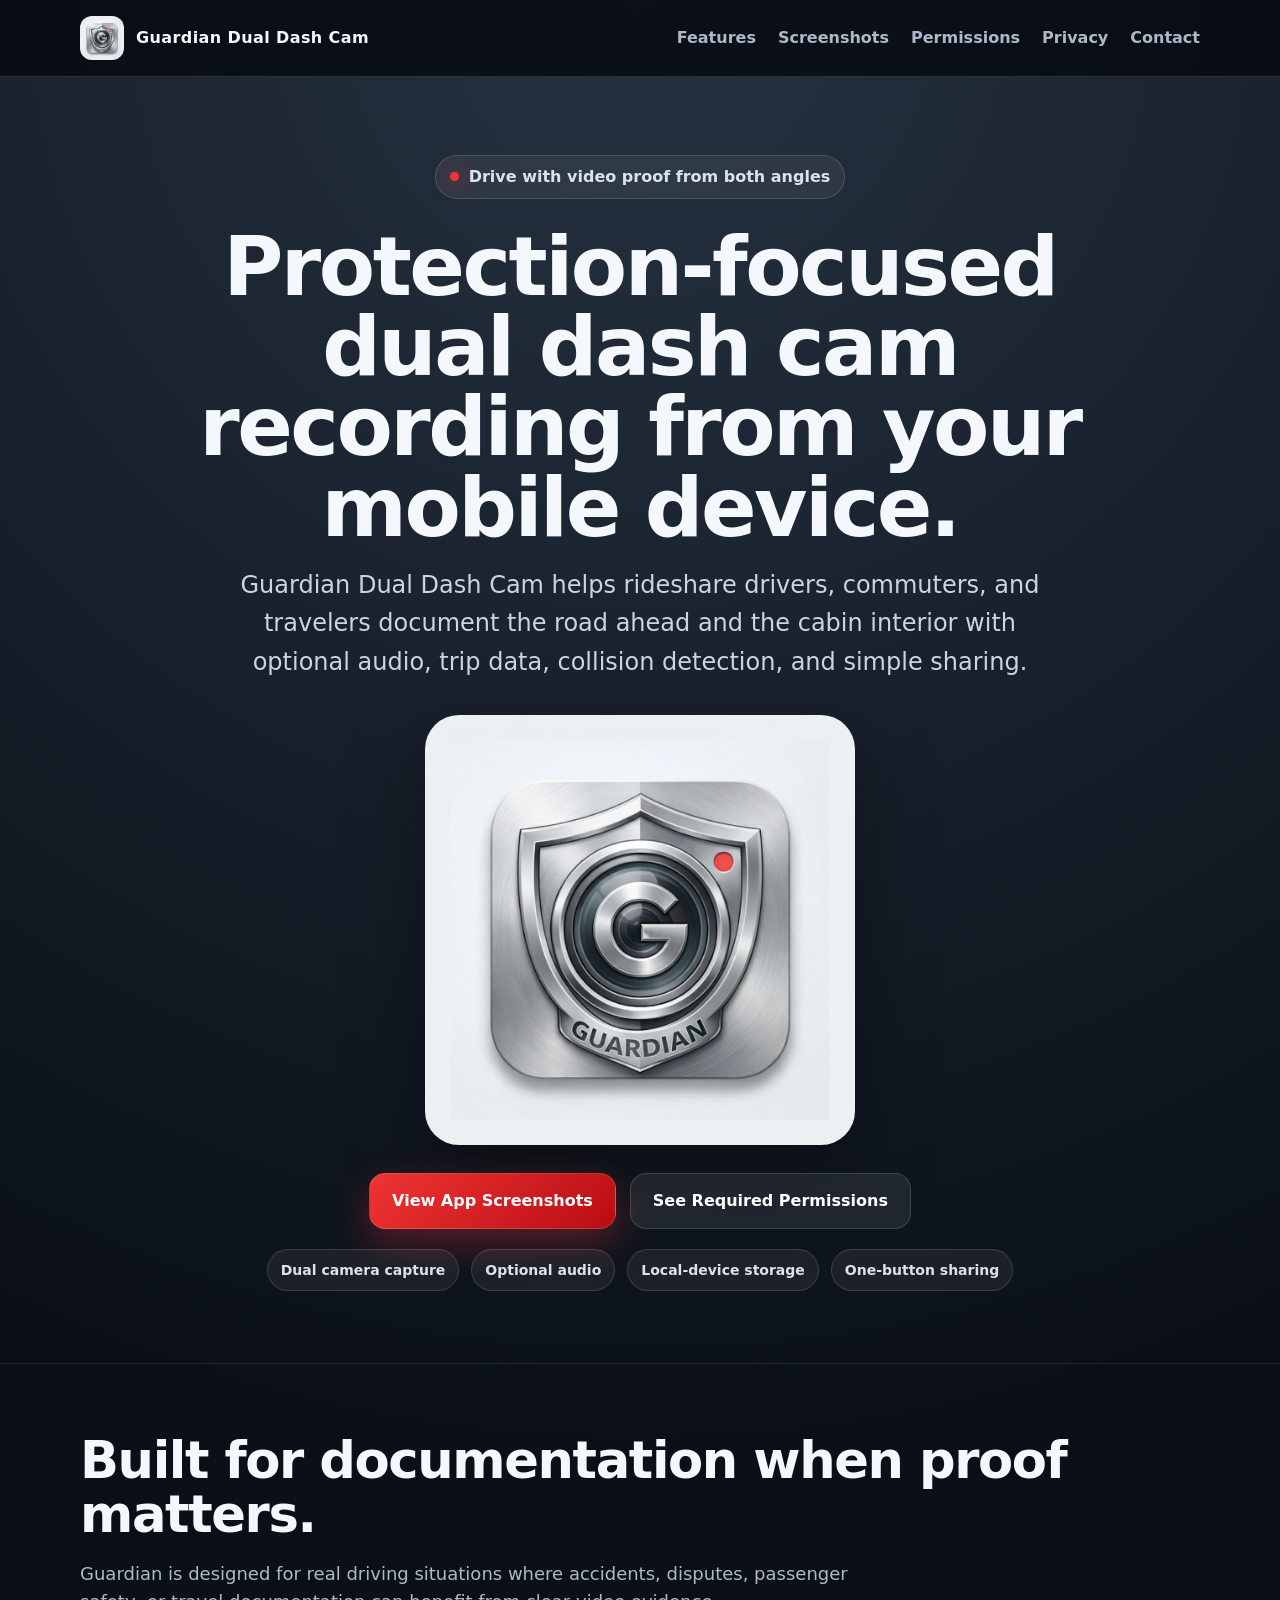
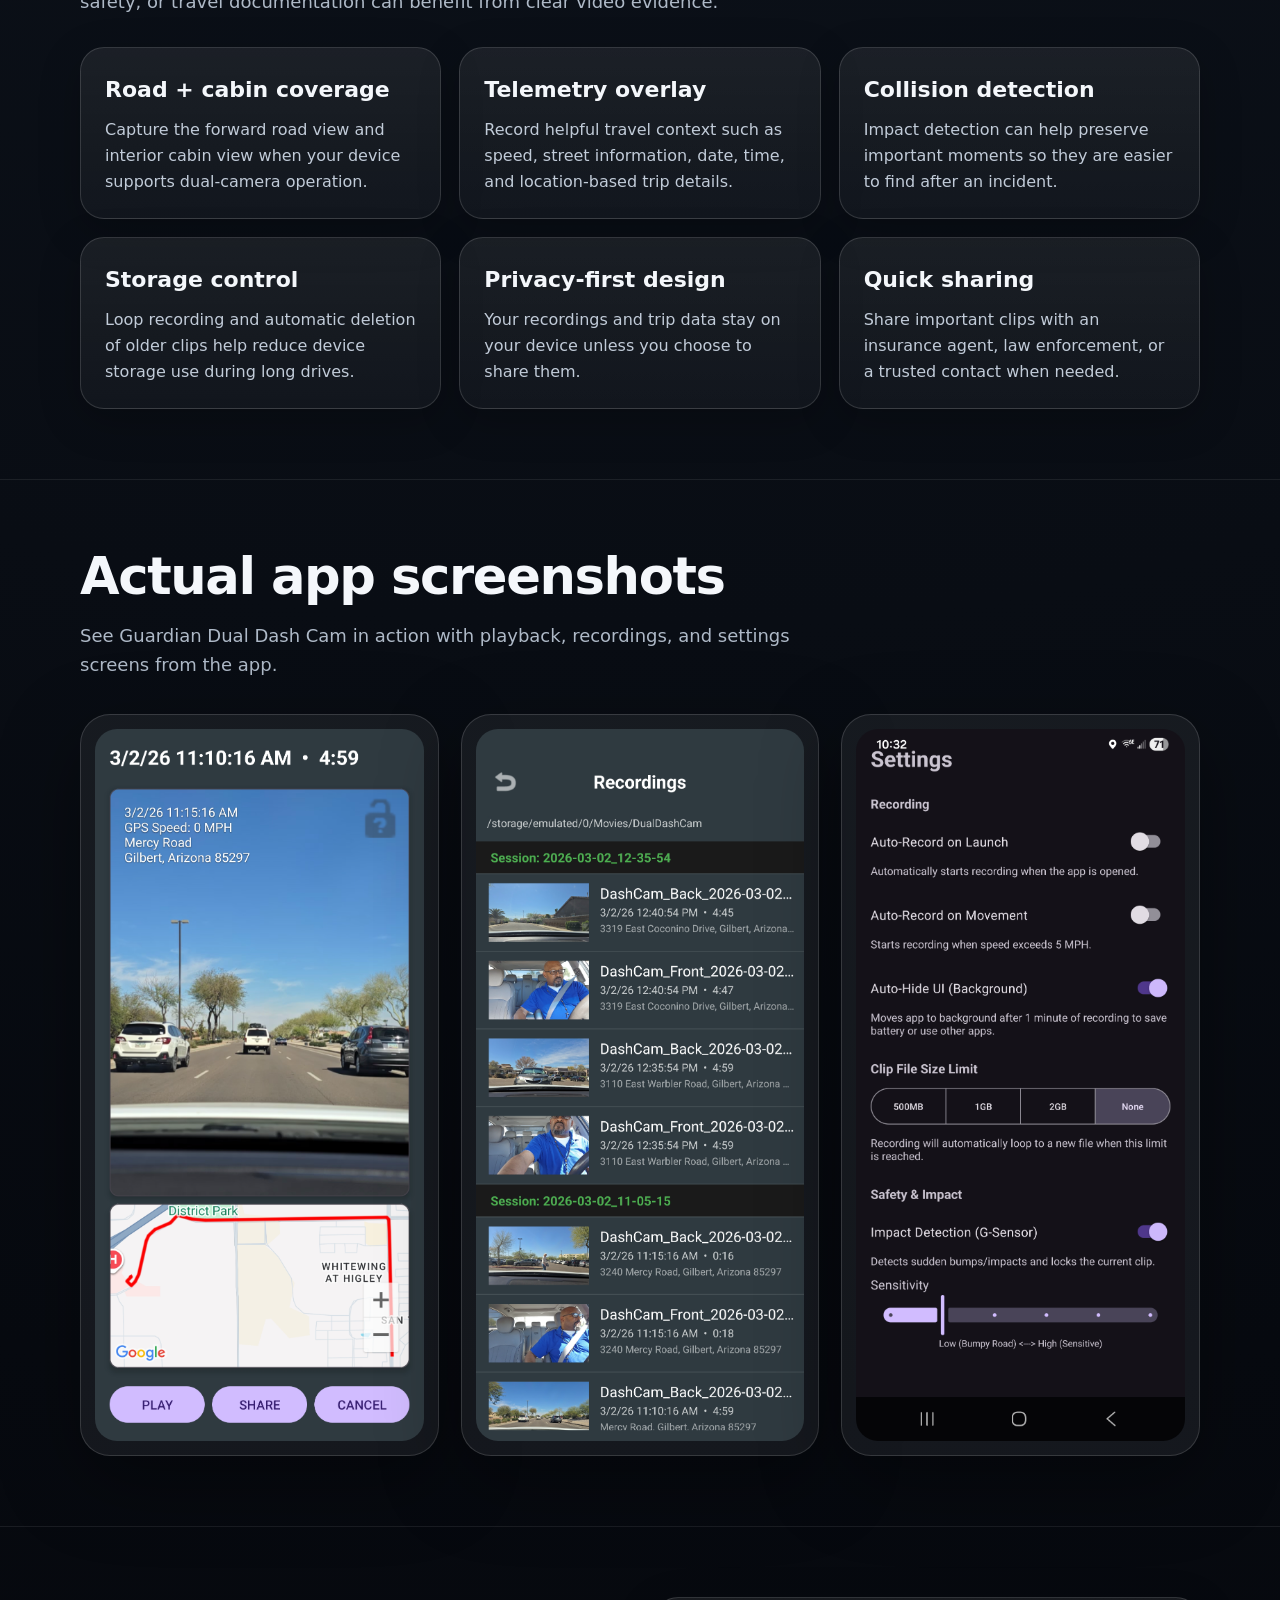
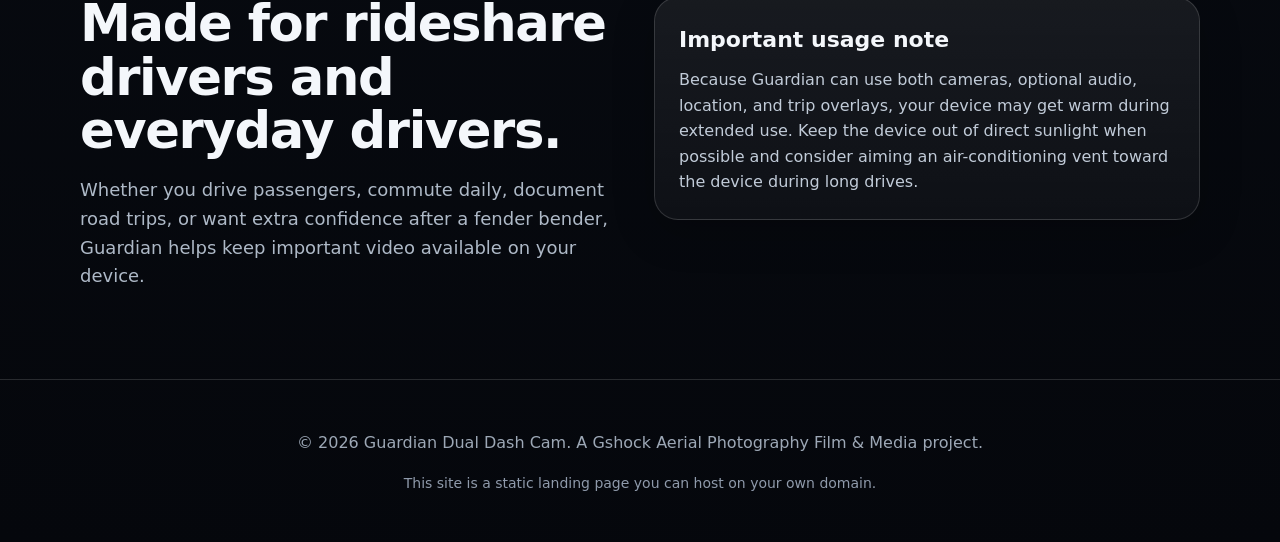
<file: index.html>
<!doctype html><html lang="en"><head><meta charset="utf-8"><meta name="viewport" content="width=device-width, initial-scale=1"><title>Guardian Dual Dash Cam</title><meta name="description" content="Guardian Dual Dash Cam turns your mobile device into a dual-view dash cam for road and cabin documentation."><link rel="stylesheet" href="styles.css"></head><body>
<header class="topbar"><div class="container nav"><a class="brand" href="index.html"><img src="assets/guardian-logo.png" alt="Guardian logo"><span>Guardian Dual Dash Cam</span></a><button class="menu-toggle" aria-label="Open navigation" aria-expanded="false">☰</button><nav class="nav-links"><a href="index.html#features">Features</a><a href="index.html#screenshots">Screenshots</a><a href="permissions.html">Permissions</a><a href="privacy.html">Privacy</a><a href="contact.html">Contact</a></nav></div></header>
<main><section class="hero"><div class="container"><div class="eyebrow"><span class="dot"></span> Drive with video proof from both angles</div><h1>Protection-focused dual dash cam recording from your mobile device.</h1><p class="lead">Guardian Dual Dash Cam helps rideshare drivers, commuters, and travelers document the road ahead and the cabin interior with optional audio, trip data, collision detection, and simple sharing.</p><img class="hero-logo" src="assets/guardian-logo.png" alt="Guardian Dual Dash Cam logo"><div class="cta-row"><a class="btn btn-primary" href="#screenshots">View App Screenshots</a><a class="btn btn-secondary" href="permissions.html">See Required Permissions</a></div><div class="badge-row" style="justify-content:center"><span class="badge">Dual camera capture</span><span class="badge">Optional audio</span><span class="badge">Local-device storage</span><span class="badge">One-button sharing</span></div></div></section>
<section id="features" class="section"><div class="container"><h2>Built for documentation when proof matters.</h2><p class="sub">Guardian is designed for real driving situations where accidents, disputes, passenger safety, or travel documentation can benefit from clear video evidence.</p><div class="grid"><article class="card"><h3>Road + cabin coverage</h3><p>Capture the forward road view and interior cabin view when your device supports dual-camera operation.</p></article><article class="card"><h3>Telemetry overlay</h3><p>Record helpful travel context such as speed, street information, date, time, and location-based trip details.</p></article><article class="card"><h3>Collision detection</h3><p>Impact detection can help preserve important moments so they are easier to find after an incident.</p></article><article class="card"><h3>Storage control</h3><p>Loop recording and automatic deletion of older clips help reduce device storage use during long drives.</p></article><article class="card"><h3>Privacy-first design</h3><p>Your recordings and trip data stay on your device unless you choose to share them.</p></article><article class="card"><h3>Quick sharing</h3><p>Share important clips with an insurance agent, law enforcement, or a trusted contact when needed.</p></article></div></div></section>
<section id="screenshots" class="section"><div class="container"><h2>Actual app screenshots</h2><p class="sub">See Guardian Dual Dash Cam in action with playback, recordings, and settings screens from the app.</p><div class="screens"><div class="shot"><img src="assets/screenshots/screenshot-playback.png" alt="Guardian playback screen with road video, map route, play, share, and cancel controls"></div><div class="shot"><img src="assets/screenshots/screenshot-recordings.png" alt="Guardian recordings list showing road and cabin clips by session"></div><div class="shot"><img src="assets/screenshots/screenshot-settings.png" alt="Guardian settings screen for auto recording, background mode, file size, and impact detection"></div></div></div></section>
<section class="section"><div class="container split"><div><h2>Made for rideshare drivers and everyday drivers.</h2><p class="sub">Whether you drive passengers, commute daily, document road trips, or want extra confidence after a fender bender, Guardian helps keep important video available on your device.</p></div><div class="card"><h3>Important usage note</h3><p>Because Guardian can use both cameras, optional audio, location, and trip overlays, your device may get warm during extended use. Keep the device out of direct sunlight when possible and consider aiming an air-conditioning vent toward the device during long drives.</p></div></div></section></main>
<footer class="footer"><div class="container"><p>© <span id="year"></span> Guardian Dual Dash Cam. A Gshock Aerial Photography Film & Media project.</p><p class="fine">This site is a static landing page you can host on your own domain.</p></div></footer><script src="script.js"></script></body></html>
</file>
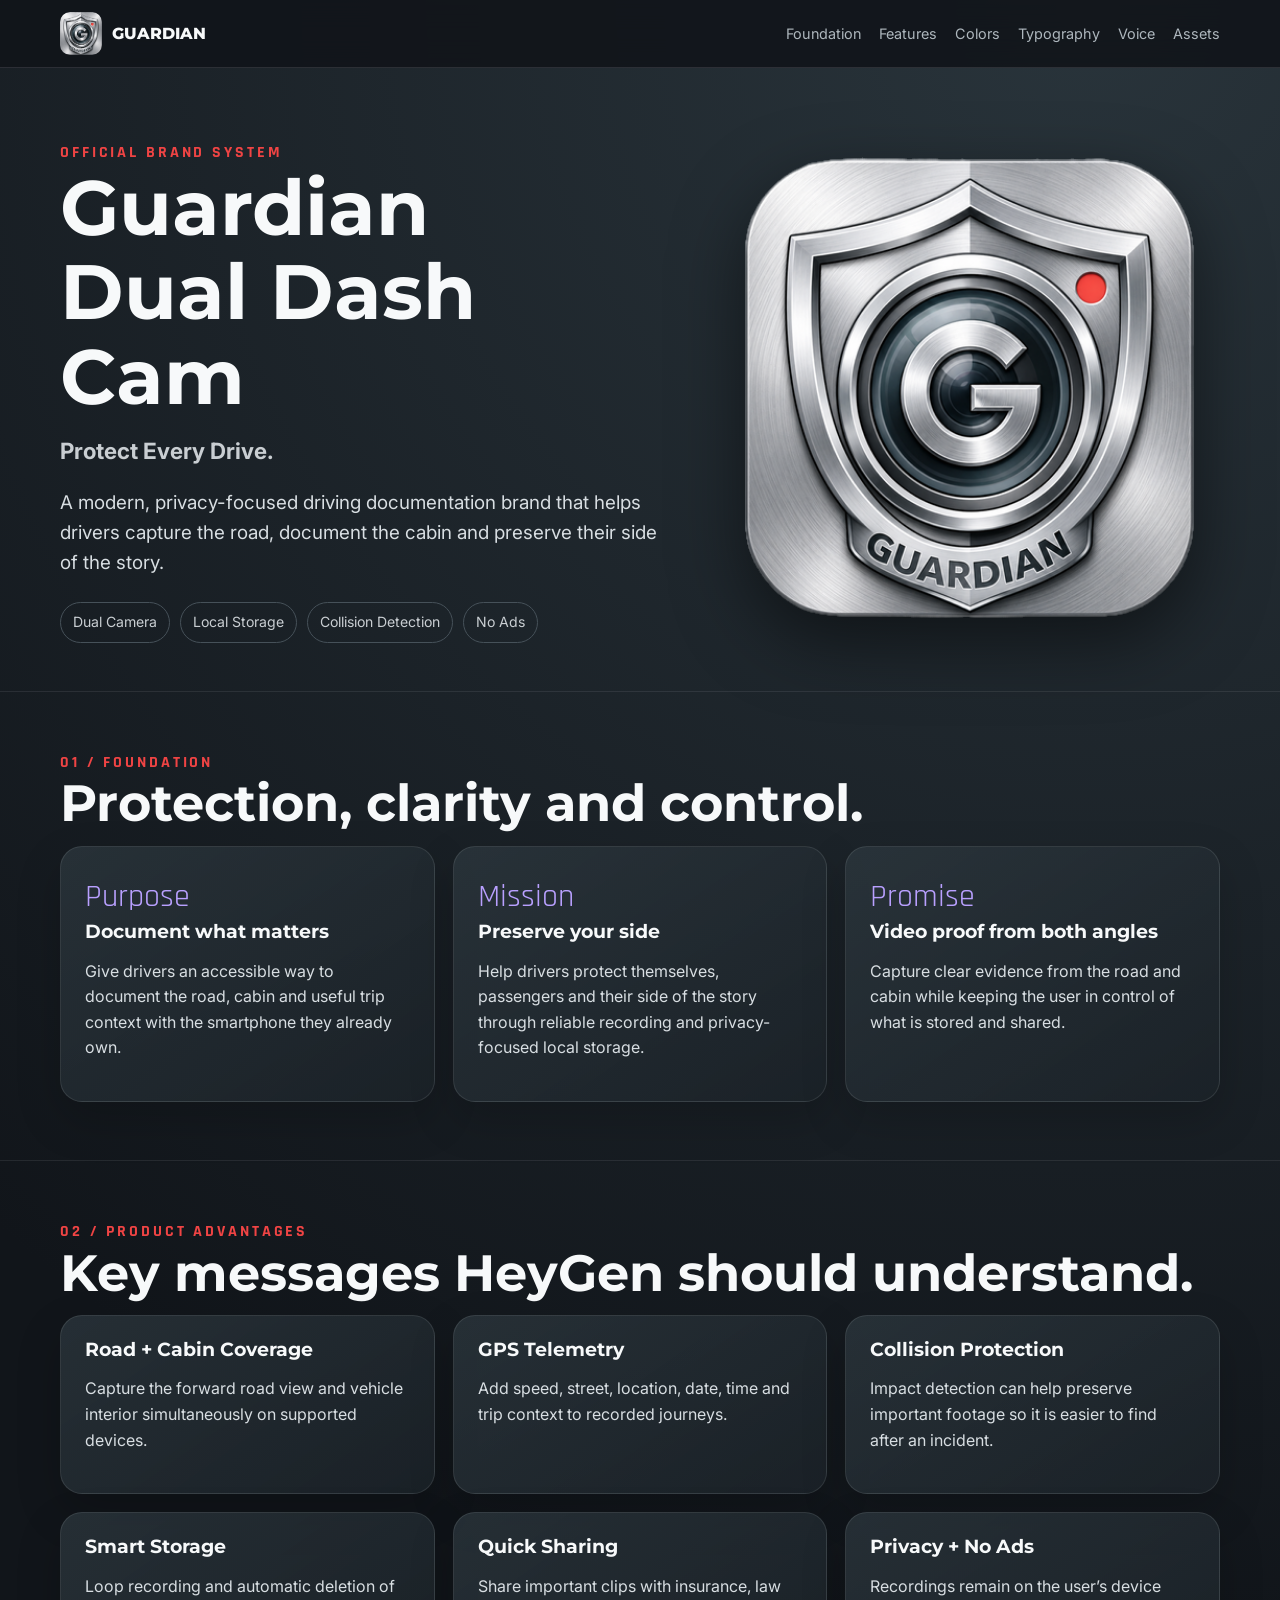
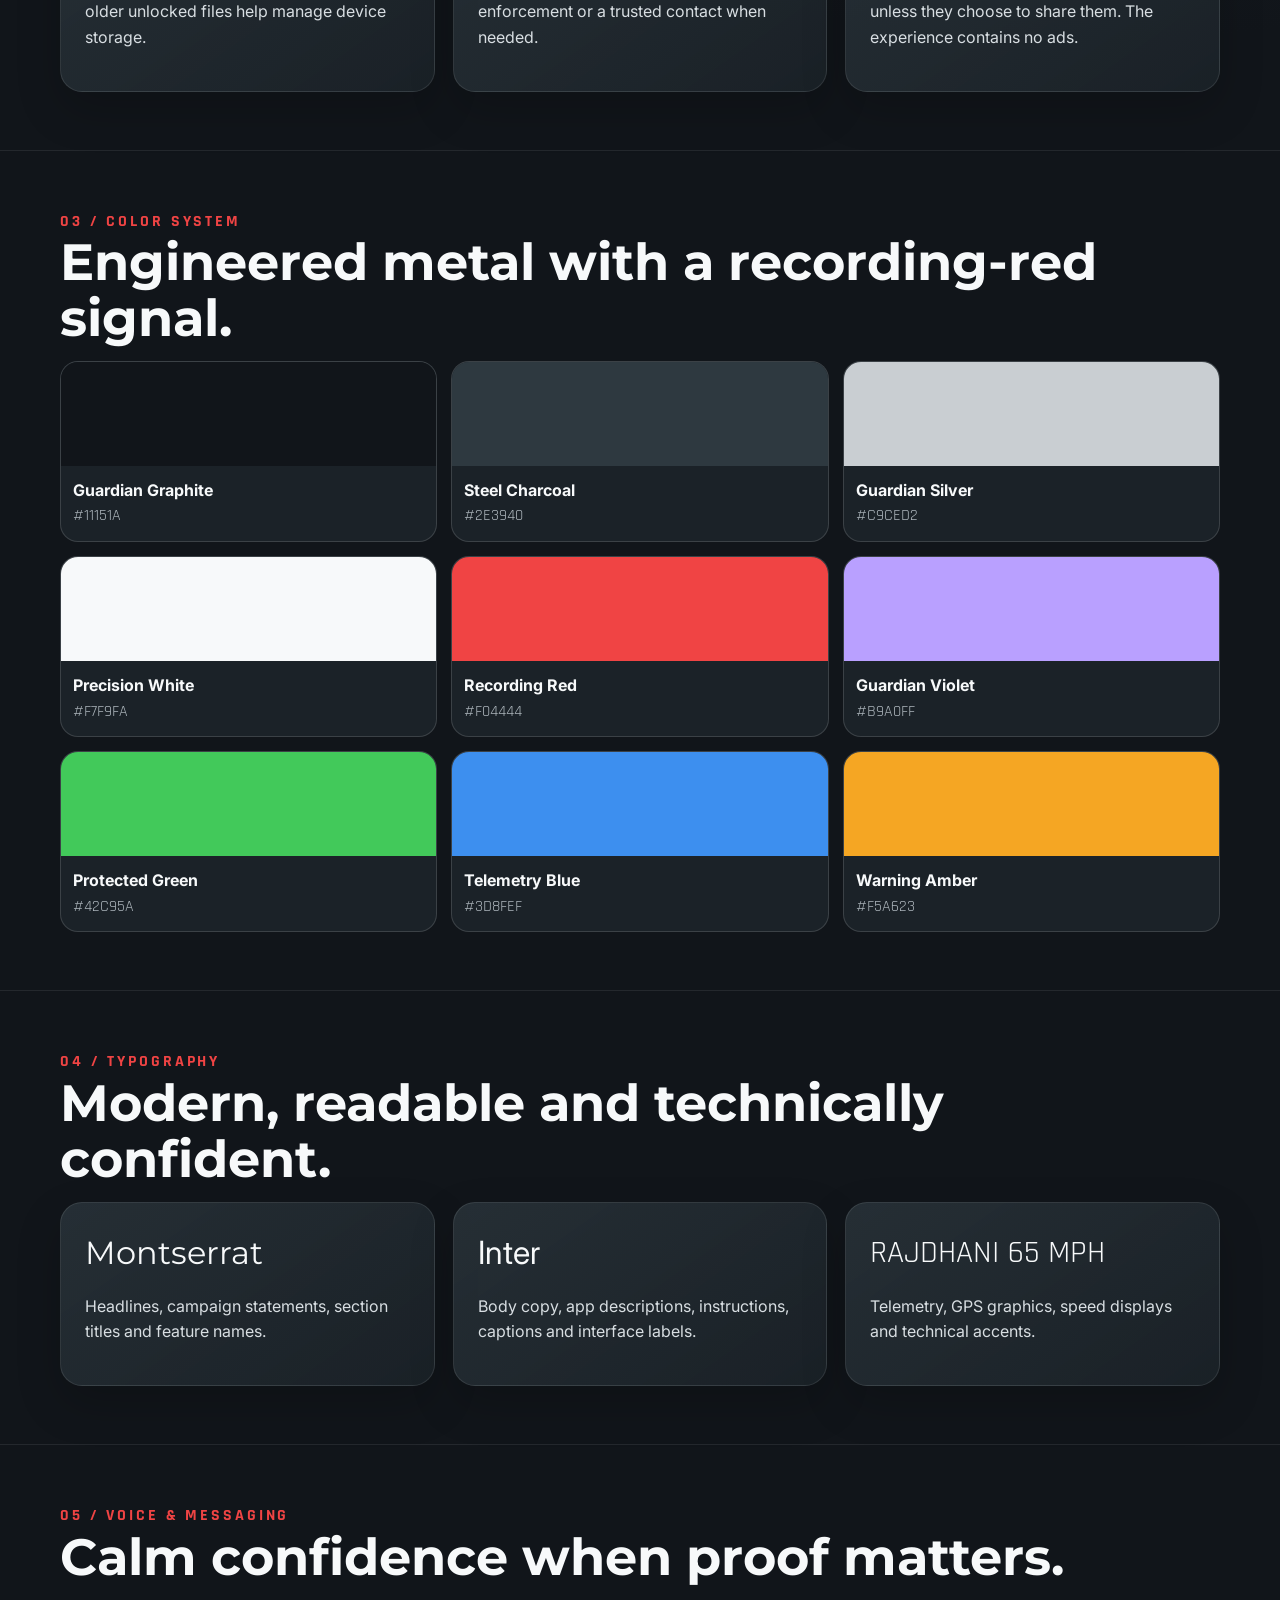
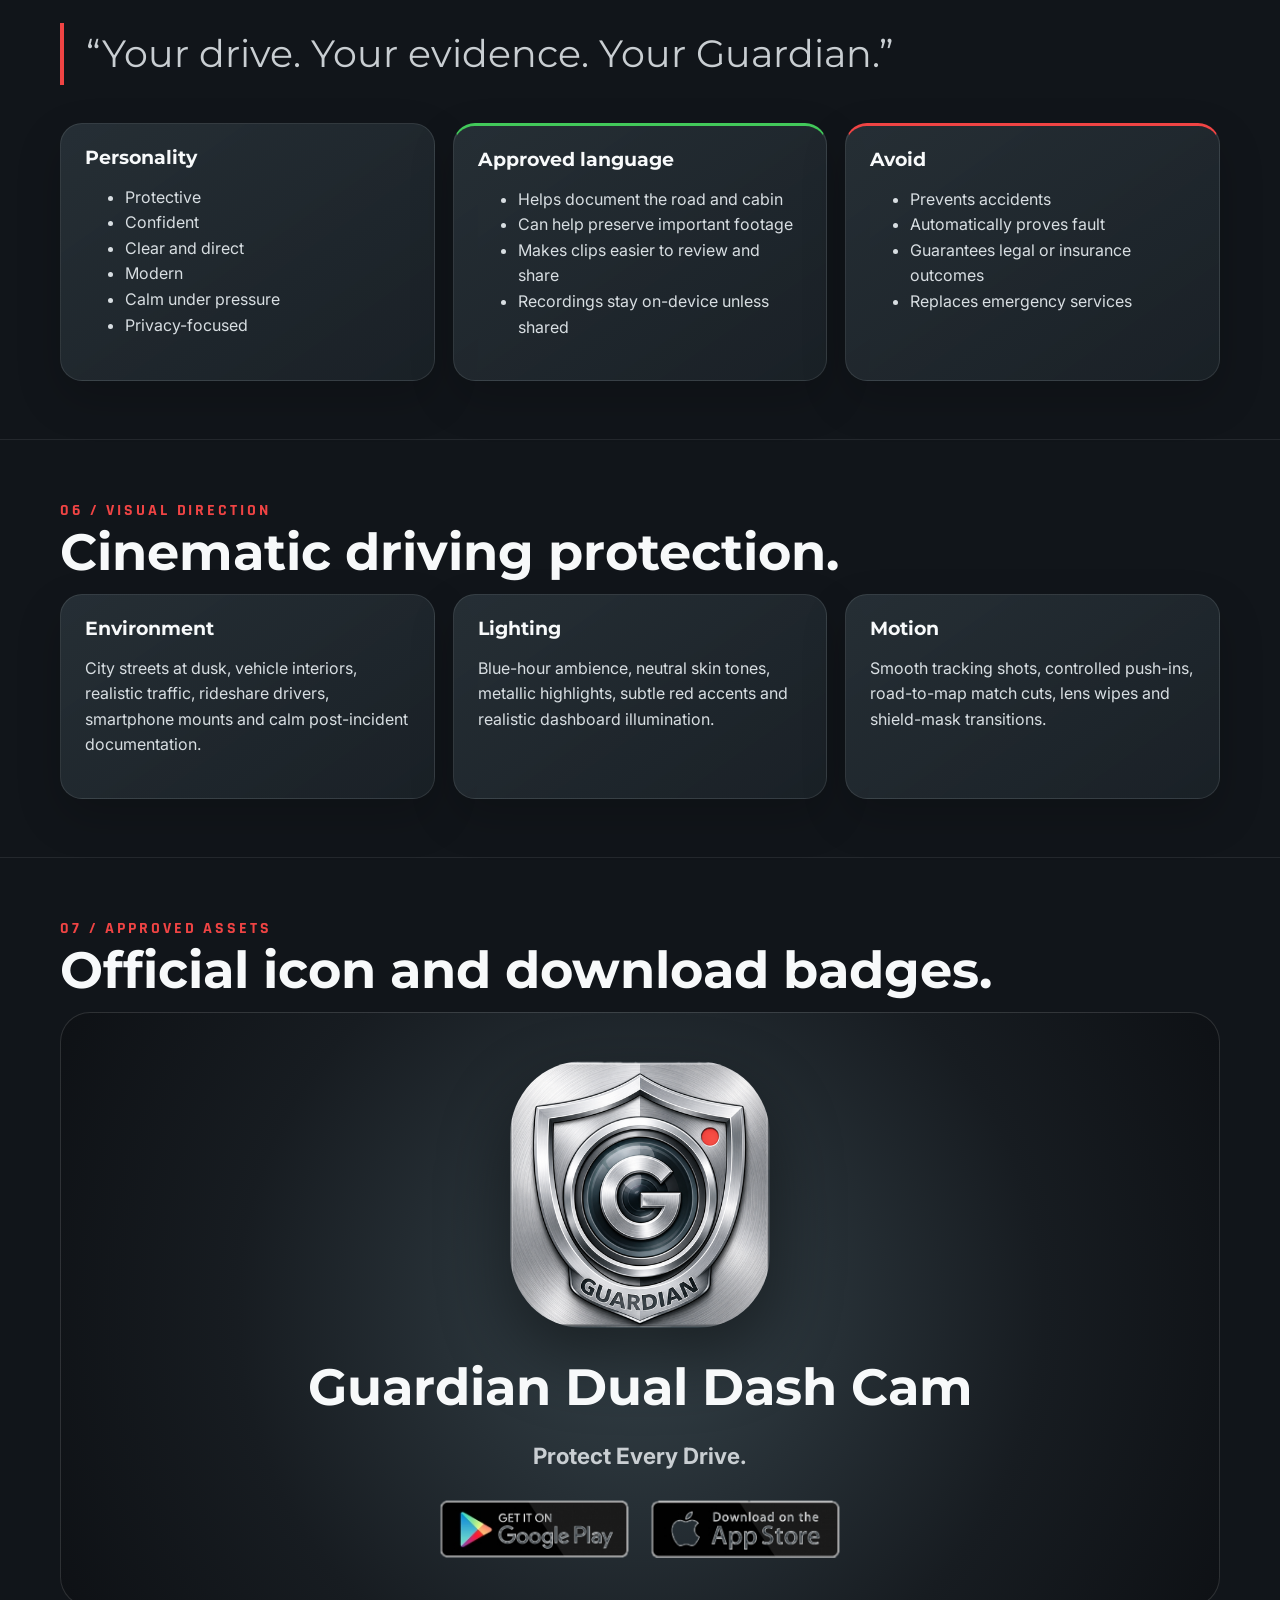
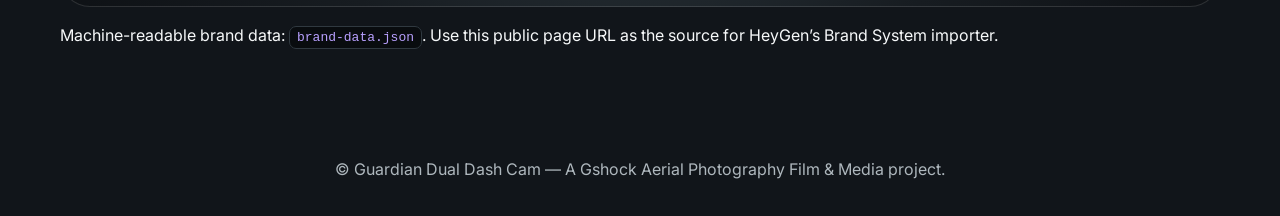
<file: brand-system/index.html>
<!doctype html>
<html lang="en">
<head>
<meta charset="utf-8">
<meta name="viewport" content="width=device-width,initial-scale=1">
<title>Guardian Dual Dash Cam — Official Brand System</title>
<meta name="description" content="Official visual identity, messaging, colors, typography and product information for Guardian Dual Dash Cam.">
<link rel="icon" href="assets/favicon.png">
<link rel="preconnect" href="https://fonts.googleapis.com">
<link rel="preconnect" href="https://fonts.gstatic.com" crossorigin>
<link href="https://fonts.googleapis.com/css2?family=Inter:wght@400;500;600;700&family=Montserrat:wght@600;700;800&family=Rajdhani:wght@600;700&display=swap" rel="stylesheet">
<style>
:root{--g:#11151A;--c:#2E3940;--s:#C9CED2;--w:#F7F9FA;--r:#F04444;--v:#B9A0FF;--gr:#42C95A;--b:#3D8FEF;--a:#F5A623;--m:#AEB7BD;--line:#465159}
*{box-sizing:border-box}html{scroll-behavior:smooth}body{margin:0;background:radial-gradient(circle at 85% 0,#29343b 0,transparent 32%),var(--g);color:var(--w);font-family:Inter,Arial,sans-serif;line-height:1.6}
.wrap{width:min(1160px,92vw);margin:auto}nav{position:sticky;top:0;z-index:10;background:rgba(17,21,26,.9);backdrop-filter:blur(14px);border-bottom:1px solid rgba(201,206,210,.14)}
nav .inner{display:flex;align-items:center;justify-content:space-between;padding:12px 0}.mini{display:flex;align-items:center;gap:10px;font-family:Montserrat;font-weight:800}.mini img{width:42px;border-radius:10px}
.links{display:flex;gap:18px}.links a{text-decoration:none;color:var(--m);font-size:.9rem}header{padding:72px 0 48px}.hero{display:grid;grid-template-columns:1.1fr .9fr;gap:48px;align-items:center}
.eyebrow{font-family:Rajdhani;letter-spacing:.18em;color:var(--r);font-weight:700;text-transform:uppercase}h1,h2,h3{font-family:Montserrat;line-height:1.1;margin:0 0 14px}h1{font-size:clamp(2.8rem,6vw,5.8rem)}h2{font-size:clamp(2rem,4vw,3.4rem)}
.lead{font-size:1.18rem;color:#D8DEE2}.tag{font-size:1.4rem;color:var(--s);font-weight:700}.hero-logo{text-align:center}.hero-logo img{width:min(460px,90%);filter:drop-shadow(0 25px 35px rgba(0,0,0,.5))}
.pills{display:flex;gap:10px;flex-wrap:wrap;margin-top:24px}.pill{border:1px solid var(--line);border-radius:999px;padding:8px 12px;color:var(--s);font-size:.88rem}
section{padding:58px 0;border-top:1px solid rgba(201,206,210,.1)}.grid{display:grid;grid-template-columns:repeat(3,1fr);gap:18px}.card{background:linear-gradient(145deg,rgba(46,57,64,.72),rgba(27,34,40,.9));border:1px solid rgba(201,206,210,.13);border-radius:22px;padding:24px;box-shadow:0 18px 45px rgba(0,0,0,.18)}
.card p,li{color:#D8DEE2}.num{font-family:Rajdhani;font-size:2rem;color:var(--v)}.colors{display:grid;grid-template-columns:repeat(3,1fr);gap:14px}.swatch{overflow:hidden;border:1px solid rgba(255,255,255,.14);border-radius:18px;background:#1B2228}.chip{height:104px}.swatch .label{padding:12px}.hex{font-family:Rajdhani;color:var(--m)}
.sample{font-size:2rem}.quote{font-family:Montserrat;font-size:clamp(1.5rem,3vw,2.6rem);color:var(--s);border-left:4px solid var(--r);padding-left:22px}.do{border-top:3px solid var(--gr)}.dont{border-top:3px solid var(--r)}
.endcard{text-align:center;background:radial-gradient(circle at center,#354249 0,#171c21 62%,#0e1115 100%);padding:48px;border-radius:30px;border:1px solid rgba(255,255,255,.13)}
.endcard .appicon{width:min(260px,70vw);border-radius:28%;box-shadow:0 30px 70px rgba(0,0,0,.48)}.badges{display:flex;justify-content:center;align-items:center;gap:22px;flex-wrap:wrap;margin-top:26px}.badges img{height:58px;width:auto}
code{background:#090c0f;border:1px solid #303940;padding:3px 7px;border-radius:7px;color:var(--v)}footer{text-align:center;color:var(--m);padding:34px}
@media(max-width:800px){.hero{grid-template-columns:1fr}.hero-logo{order:-1}.grid,.colors{grid-template-columns:1fr}.links{display:none}}
</style>
<script type="application/ld+json">
{"@context":"https://schema.org","@type":"Brand","name":"Guardian Dual Dash Cam","alternateName":"Guardian","slogan":"Protect Every Drive.","logo":"assets/guardian-app-icon.png","description":"A privacy-focused mobile dual dash cam app for road and cabin recording, telemetry, collision protection, storage control and quick sharing."}
</script>
</head>
<body>
<nav><div class="wrap inner"><div class="mini"><img src="assets/guardian-app-icon.png" alt="">GUARDIAN</div><div class="links"><a href="#foundation">Foundation</a><a href="#features">Features</a><a href="#colors">Colors</a><a href="#type">Typography</a><a href="#voice">Voice</a><a href="#assets">Assets</a></div></div></nav>
<header><div class="wrap hero"><div><div class="eyebrow">Official Brand System</div><h1>Guardian<br>Dual Dash Cam</h1><div class="tag">Protect Every Drive.</div><p class="lead">A modern, privacy-focused driving documentation brand that helps drivers capture the road, document the cabin and preserve their side of the story.</p><div class="pills"><span class="pill">Dual Camera</span><span class="pill">Local Storage</span><span class="pill">Collision Detection</span><span class="pill">No Ads</span></div></div><div class="hero-logo"><img src="assets/guardian-app-icon.png" alt="Guardian Dual Dash Cam app icon"></div></div></header>
<main>
<section id="foundation"><div class="wrap"><div class="eyebrow">01 / Foundation</div><h2>Protection, clarity and control.</h2><div class="grid">
<article class="card"><div class="num">Purpose</div><h3>Document what matters</h3><p>Give drivers an accessible way to document the road, cabin and useful trip context with the smartphone they already own.</p></article>
<article class="card"><div class="num">Mission</div><h3>Preserve your side</h3><p>Help drivers protect themselves, passengers and their side of the story through reliable recording and privacy-focused local storage.</p></article>
<article class="card"><div class="num">Promise</div><h3>Video proof from both angles</h3><p>Capture clear evidence from the road and cabin while keeping the user in control of what is stored and shared.</p></article>
</div></div></section>
<section id="features"><div class="wrap"><div class="eyebrow">02 / Product Advantages</div><h2>Key messages HeyGen should understand.</h2><div class="grid">
<article class="card"><h3>Road + Cabin Coverage</h3><p>Capture the forward road view and vehicle interior simultaneously on supported devices.</p></article>
<article class="card"><h3>GPS Telemetry</h3><p>Add speed, street, location, date, time and trip context to recorded journeys.</p></article>
<article class="card"><h3>Collision Protection</h3><p>Impact detection can help preserve important footage so it is easier to find after an incident.</p></article>
<article class="card"><h3>Smart Storage</h3><p>Loop recording and automatic deletion of older unlocked files help manage device storage.</p></article>
<article class="card"><h3>Quick Sharing</h3><p>Share important clips with insurance, law enforcement or a trusted contact when needed.</p></article>
<article class="card"><h3>Privacy + No Ads</h3><p>Recordings remain on the user’s device unless they choose to share them. The experience contains no ads.</p></article>
</div></div></section>
<section id="colors"><div class="wrap"><div class="eyebrow">03 / Color System</div><h2>Engineered metal with a recording-red signal.</h2><div class="colors">
<div class="swatch"><div class="chip" style="background:#11151A"></div><div class="label"><b>Guardian Graphite</b><div class="hex">#11151A</div></div></div>
<div class="swatch"><div class="chip" style="background:#2E3940"></div><div class="label"><b>Steel Charcoal</b><div class="hex">#2E3940</div></div></div>
<div class="swatch"><div class="chip" style="background:#C9CED2"></div><div class="label"><b>Guardian Silver</b><div class="hex">#C9CED2</div></div></div>
<div class="swatch"><div class="chip" style="background:#F7F9FA"></div><div class="label"><b>Precision White</b><div class="hex">#F7F9FA</div></div></div>
<div class="swatch"><div class="chip" style="background:#F04444"></div><div class="label"><b>Recording Red</b><div class="hex">#F04444</div></div></div>
<div class="swatch"><div class="chip" style="background:#B9A0FF"></div><div class="label"><b>Guardian Violet</b><div class="hex">#B9A0FF</div></div></div>
<div class="swatch"><div class="chip" style="background:#42C95A"></div><div class="label"><b>Protected Green</b><div class="hex">#42C95A</div></div></div>
<div class="swatch"><div class="chip" style="background:#3D8FEF"></div><div class="label"><b>Telemetry Blue</b><div class="hex">#3D8FEF</div></div></div>
<div class="swatch"><div class="chip" style="background:#F5A623"></div><div class="label"><b>Warning Amber</b><div class="hex">#F5A623</div></div></div>
</div></div></section>
<section id="type"><div class="wrap"><div class="eyebrow">04 / Typography</div><h2>Modern, readable and technically confident.</h2><div class="grid">
<article class="card"><div class="sample" style="font-family:Montserrat">Montserrat</div><p>Headlines, campaign statements, section titles and feature names.</p></article>
<article class="card"><div class="sample">Inter</div><p>Body copy, app descriptions, instructions, captions and interface labels.</p></article>
<article class="card"><div class="sample" style="font-family:Rajdhani">RAJDHANI 65 MPH</div><p>Telemetry, GPS graphics, speed displays and technical accents.</p></article>
</div></div></section>
<section id="voice"><div class="wrap"><div class="eyebrow">05 / Voice & Messaging</div><h2>Calm confidence when proof matters.</h2><p class="quote">“Your drive. Your evidence. Your Guardian.”</p><div class="grid">
<article class="card"><h3>Personality</h3><ul><li>Protective</li><li>Confident</li><li>Clear and direct</li><li>Modern</li><li>Calm under pressure</li><li>Privacy-focused</li></ul></article>
<article class="card do"><h3>Approved language</h3><ul><li>Helps document the road and cabin</li><li>Can help preserve important footage</li><li>Makes clips easier to review and share</li><li>Recordings stay on-device unless shared</li></ul></article>
<article class="card dont"><h3>Avoid</h3><ul><li>Prevents accidents</li><li>Automatically proves fault</li><li>Guarantees legal or insurance outcomes</li><li>Replaces emergency services</li></ul></article>
</div></div></section>
<section><div class="wrap"><div class="eyebrow">06 / Visual Direction</div><h2>Cinematic driving protection.</h2><div class="grid">
<article class="card"><h3>Environment</h3><p>City streets at dusk, vehicle interiors, realistic traffic, rideshare drivers, smartphone mounts and calm post-incident documentation.</p></article>
<article class="card"><h3>Lighting</h3><p>Blue-hour ambience, neutral skin tones, metallic highlights, subtle red accents and realistic dashboard illumination.</p></article>
<article class="card"><h3>Motion</h3><p>Smooth tracking shots, controlled push-ins, road-to-map match cuts, lens wipes and shield-mask transitions.</p></article>
</div></div></section>
<section id="assets"><div class="wrap"><div class="eyebrow">07 / Approved Assets</div><h2>Official icon and download badges.</h2><div class="endcard"><img class="appicon" src="assets/guardian-app-icon.png" alt="Guardian app icon"><h2 style="margin-top:24px">Guardian Dual Dash Cam</h2><p class="tag">Protect Every Drive.</p><div class="badges"><img src="assets/google-play-badge.png" alt="Get it on Google Play"><img src="assets/app-store-badge.png" alt="Download on the App Store"></div></div><p>Machine-readable brand data: <code>brand-data.json</code>. Use this public page URL as the source for HeyGen’s Brand System importer.</p></div></section>
</main>
<footer>© Guardian Dual Dash Cam — A Gshock Aerial Photography Film & Media project.</footer>
</body></html>
</file>
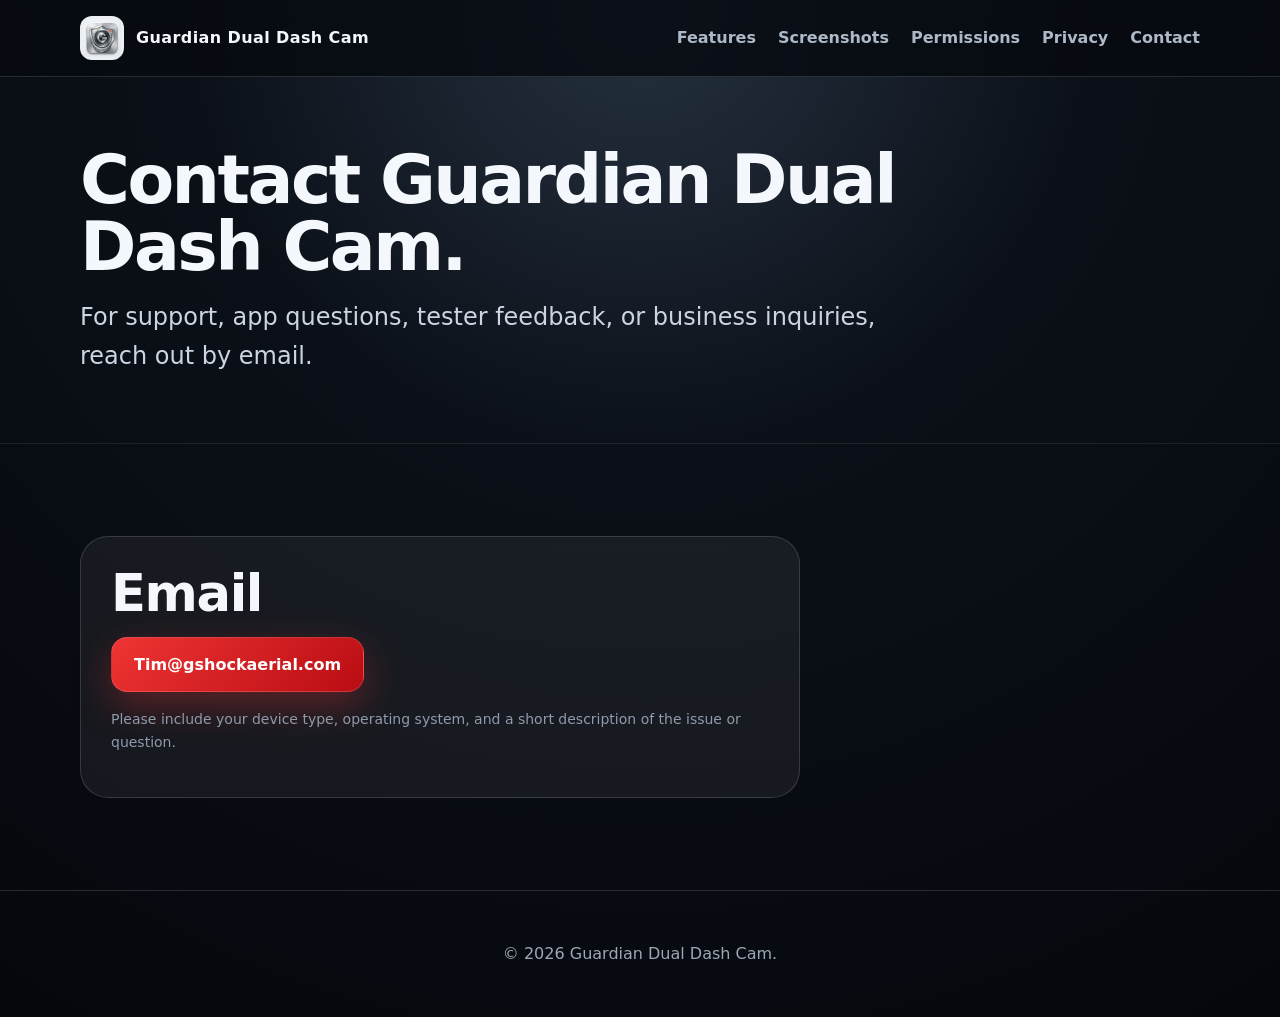
<file: contact.html>
<!doctype html><html lang="en"><head><meta charset="utf-8"><meta name="viewport" content="width=device-width, initial-scale=1"><title>Contact | Guardian Dual Dash Cam</title><link rel="stylesheet" href="styles.css"></head><body><header class="topbar"><div class="container nav"><a class="brand" href="index.html"><img src="assets/guardian-logo.png" alt="Guardian logo"><span>Guardian Dual Dash Cam</span></a><button class="menu-toggle" aria-label="Open navigation" aria-expanded="false">☰</button><nav class="nav-links"><a href="index.html#features">Features</a><a href="index.html#screenshots">Screenshots</a><a href="permissions.html">Permissions</a><a href="privacy.html">Privacy</a><a href="contact.html">Contact</a></nav></div></header><main><section class="page-hero"><div class="container"><h1>Contact Guardian Dual Dash Cam.</h1><p class="lead" style="margin-left:0">For support, app questions, tester feedback, or business inquiries, reach out by email.</p></div></section><section class="section"><div class="container"><div class="panel contact-card"><h2>Email</h2><p><a class="btn btn-primary" href="mailto:Tim@gshockaerial.com">Tim@gshockaerial.com</a></p><p class="fine">Please include your device type, operating system, and a short description of the issue or question.</p></div></div></section></main><footer class="footer"><div class="container"><p>© <span id="year"></span> Guardian Dual Dash Cam.</p></div></footer><script src="script.js"></script></body></html>
</file>
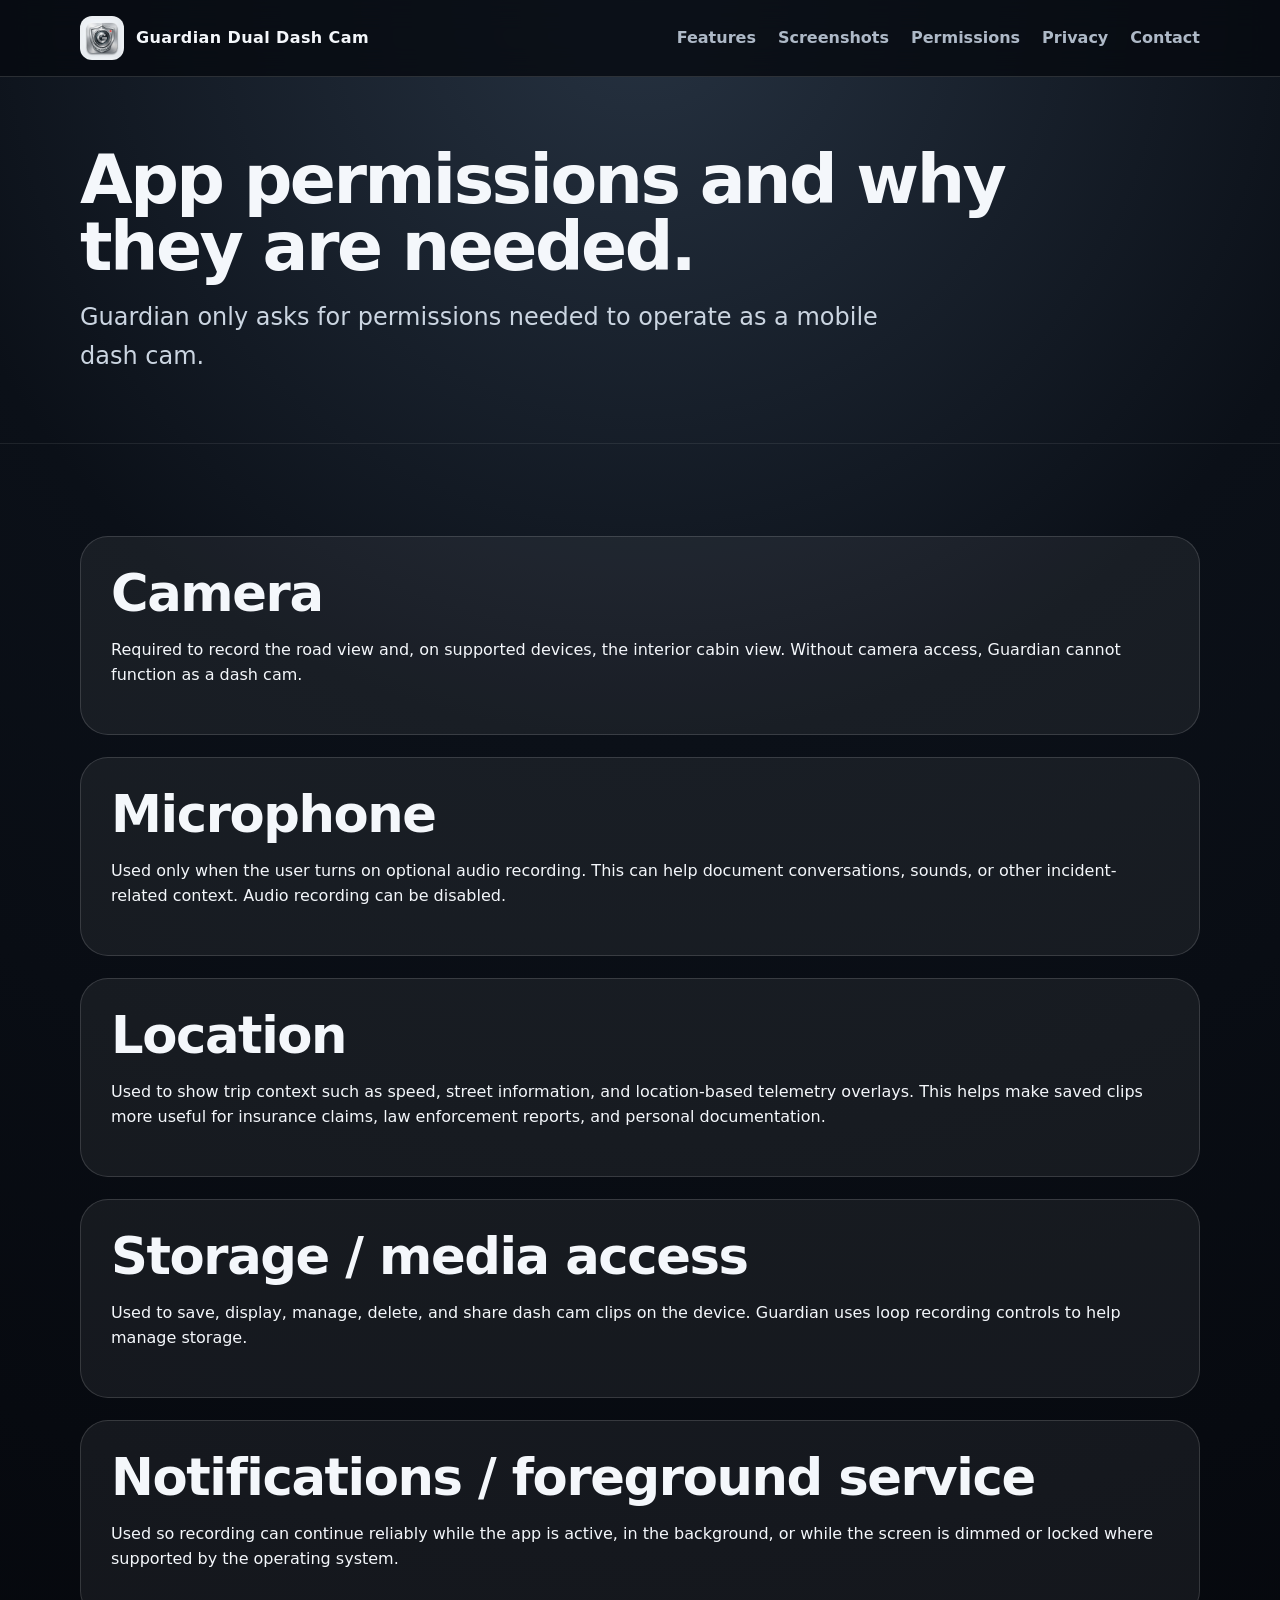
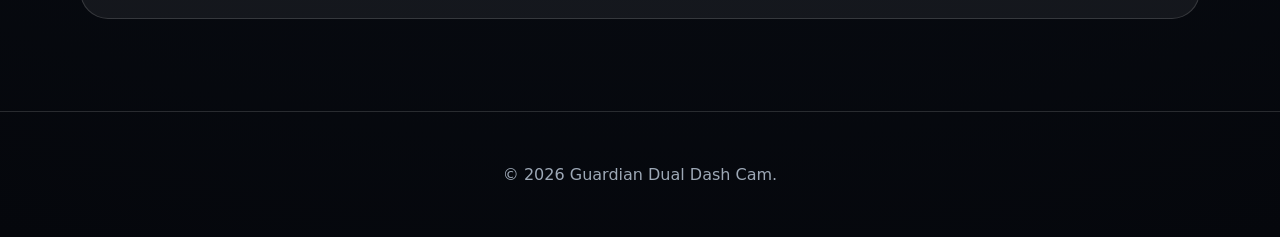
<file: permissions.html>
<!doctype html><html lang="en"><head><meta charset="utf-8"><meta name="viewport" content="width=device-width, initial-scale=1"><title>Permissions | Guardian Dual Dash Cam</title><link rel="stylesheet" href="styles.css"></head><body><header class="topbar"><div class="container nav"><a class="brand" href="index.html"><img src="assets/guardian-logo.png" alt="Guardian logo"><span>Guardian Dual Dash Cam</span></a><button class="menu-toggle" aria-label="Open navigation" aria-expanded="false">☰</button><nav class="nav-links"><a href="index.html#features">Features</a><a href="index.html#screenshots">Screenshots</a><a href="permissions.html">Permissions</a><a href="privacy.html">Privacy</a><a href="contact.html">Contact</a></nav></div></header><main><section class="page-hero"><div class="container"><h1>App permissions and why they are needed.</h1><p class="lead" style="margin-left:0">Guardian only asks for permissions needed to operate as a mobile dash cam.</p></div></section><section class="section"><div class="container"><div class="panel"><h2>Camera</h2><p>Required to record the road view and, on supported devices, the interior cabin view. Without camera access, Guardian cannot function as a dash cam.</p></div><div class="panel"><h2>Microphone</h2><p>Used only when the user turns on optional audio recording. This can help document conversations, sounds, or other incident-related context. Audio recording can be disabled.</p></div><div class="panel"><h2>Location</h2><p>Used to show trip context such as speed, street information, and location-based telemetry overlays. This helps make saved clips more useful for insurance claims, law enforcement reports, and personal documentation.</p></div><div class="panel"><h2>Storage / media access</h2><p>Used to save, display, manage, delete, and share dash cam clips on the device. Guardian uses loop recording controls to help manage storage.</p></div><div class="panel"><h2>Notifications / foreground service</h2><p>Used so recording can continue reliably while the app is active, in the background, or while the screen is dimmed or locked where supported by the operating system.</p></div></div></section></main><footer class="footer"><div class="container"><p>© <span id="year"></span> Guardian Dual Dash Cam.</p></div></footer><script src="script.js"></script></body></html>
</file>
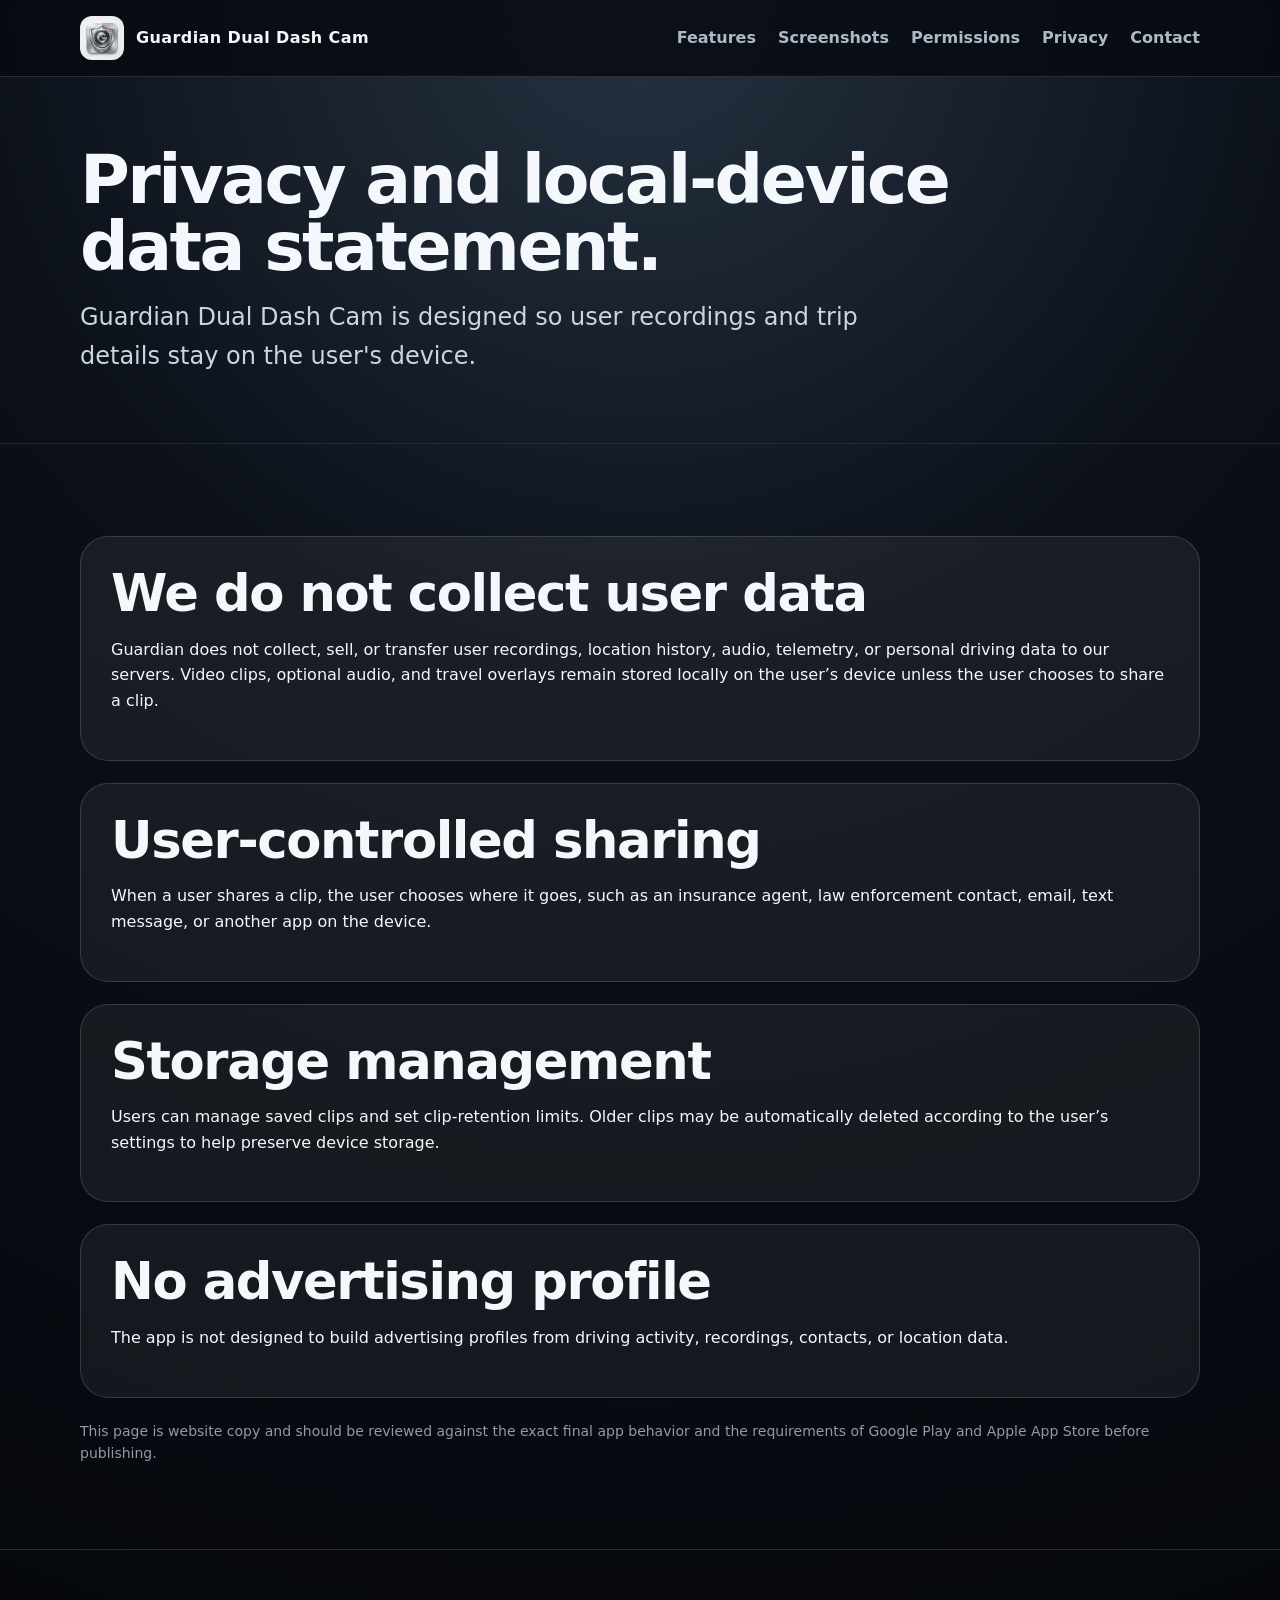
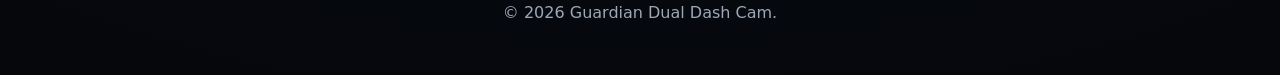
<file: privacy.html>
<!doctype html><html lang="en"><head><meta charset="utf-8"><meta name="viewport" content="width=device-width, initial-scale=1"><title>Privacy | Guardian Dual Dash Cam</title><link rel="stylesheet" href="styles.css"></head><body><header class="topbar"><div class="container nav"><a class="brand" href="index.html"><img src="assets/guardian-logo.png" alt="Guardian logo"><span>Guardian Dual Dash Cam</span></a><button class="menu-toggle" aria-label="Open navigation" aria-expanded="false">☰</button><nav class="nav-links"><a href="index.html#features">Features</a><a href="index.html#screenshots">Screenshots</a><a href="permissions.html">Permissions</a><a href="privacy.html">Privacy</a><a href="contact.html">Contact</a></nav></div></header><main><section class="page-hero"><div class="container"><h1>Privacy and local-device data statement.</h1><p class="lead" style="margin-left:0">Guardian Dual Dash Cam is designed so user recordings and trip details stay on the user's device.</p></div></section><section class="section"><div class="container"><div class="panel"><h2>We do not collect user data</h2><p>Guardian does not collect, sell, or transfer user recordings, location history, audio, telemetry, or personal driving data to our servers. Video clips, optional audio, and travel overlays remain stored locally on the user’s device unless the user chooses to share a clip.</p></div><div class="panel"><h2>User-controlled sharing</h2><p>When a user shares a clip, the user chooses where it goes, such as an insurance agent, law enforcement contact, email, text message, or another app on the device.</p></div><div class="panel"><h2>Storage management</h2><p>Users can manage saved clips and set clip-retention limits. Older clips may be automatically deleted according to the user’s settings to help preserve device storage.</p></div><div class="panel"><h2>No advertising profile</h2><p>The app is not designed to build advertising profiles from driving activity, recordings, contacts, or location data.</p></div><p class="fine">This page is website copy and should be reviewed against the exact final app behavior and the requirements of Google Play and Apple App Store before publishing.</p></div></section></main><footer class="footer"><div class="container"><p>© <span id="year"></span> Guardian Dual Dash Cam.</p></div></footer><script src="script.js"></script></body></html>
</file>
<file: styles.css>
:root{
  --bg:#070a10; --panel:#101723; --panel2:#172030; --text:#f4f7fb; --muted:#aeb9c7;
  --red:#ef3434; --silver:#d7dde4; --line:rgba(255,255,255,.14); --shadow:0 24px 80px rgba(0,0,0,.35);
}
*{box-sizing:border-box} html{scroll-behavior:smooth} body{margin:0;font-family:Inter,system-ui,-apple-system,Segoe UI,Roboto,Arial,sans-serif;background:radial-gradient(circle at 50% 0%,#263241 0%,#0b1018 38%,#05070c 100%);color:var(--text);line-height:1.6}
a{color:inherit;text-decoration:none} .container{width:min(1120px,92%);margin:auto}.topbar{position:sticky;top:0;z-index:50;background:rgba(7,10,16,.82);backdrop-filter:blur(14px);border-bottom:1px solid var(--line)}.nav{display:flex;align-items:center;justify-content:space-between;padding:16px 0}.brand{display:flex;align-items:center;gap:12px;font-weight:800;letter-spacing:.4px}.brand img{width:44px;height:44px;border-radius:12px}.nav-links{display:flex;align-items:center;gap:22px}.nav-links a{color:var(--muted);font-weight:650}.nav-links a:hover{color:#fff}.menu-toggle{display:none;background:transparent;border:1px solid var(--line);color:#fff;border-radius:12px;padding:9px 11px;font-size:22px}.hero{padding:78px 0 72px;text-align:center}.eyebrow{display:inline-flex;gap:10px;align-items:center;padding:8px 14px;border:1px solid var(--line);border-radius:999px;background:rgba(255,255,255,.06);color:#dbe2ea;font-weight:700}.dot{width:9px;height:9px;background:var(--red);border-radius:50%;box-shadow:0 0 20px var(--red)}h1{font-size:clamp(42px,7vw,82px);line-height:.98;margin:28px auto 18px;letter-spacing:-2.5px;max-width:980px}.lead{font-size:clamp(18px,2.3vw,24px);color:#cbd5e1;max-width:820px;margin:0 auto 30px}.hero-logo{display:block;width:min(430px,82vw);margin:34px auto 28px;border-radius:34px;box-shadow:var(--shadow)}.cta-row{display:flex;justify-content:center;gap:14px;flex-wrap:wrap}.btn{display:inline-flex;align-items:center;justify-content:center;border-radius:16px;padding:14px 22px;font-weight:800;border:1px solid var(--line)}.btn-primary{background:linear-gradient(135deg,#ef3434,#b90d13);color:white;box-shadow:0 14px 38px rgba(239,52,52,.32)}.btn-secondary{background:rgba(255,255,255,.08);color:#fff}.section{padding:70px 0;border-top:1px solid rgba(255,255,255,.08)}.section h2{font-size:clamp(32px,4vw,52px);line-height:1.05;margin:0 0 15px;letter-spacing:-1.4px}.section p.sub{color:var(--muted);font-size:18px;max-width:780px}.grid{display:grid;grid-template-columns:repeat(3,1fr);gap:18px;margin-top:30px}.card{background:linear-gradient(180deg,rgba(255,255,255,.07),rgba(255,255,255,.035));border:1px solid var(--line);border-radius:24px;padding:24px;box-shadow:0 12px 42px rgba(0,0,0,.22)}.card h3{margin:0 0 10px;font-size:22px}.card p{color:#c1cbd8;margin:0}.screens{display:grid;grid-template-columns:repeat(3,1fr);gap:22px;margin-top:34px}.shot{background:rgba(255,255,255,.06);border:1px solid var(--line);border-radius:30px;padding:14px;box-shadow:var(--shadow)}.shot img{display:block;width:100%;border-radius:22px}.split{display:grid;grid-template-columns:1fr 1fr;gap:28px;align-items:start}.list{padding:0;margin:24px 0 0;list-style:none}.list li{padding:14px 0;border-bottom:1px solid var(--line);color:#d5dde7}.list li strong{color:#fff}.page-hero{padding:70px 0 38px}.page-hero h1{font-size:clamp(40px,6vw,68px);text-align:left;margin:0 0 18px}.panel{background:rgba(255,255,255,.06);border:1px solid var(--line);border-radius:28px;padding:30px;margin:22px 0}.panel h2{margin-top:0}.contact-card{max-width:720px}.footer{padding:34px 0;color:#9da8b6;border-top:1px solid var(--line);text-align:center}.fine{font-size:14px;color:#8f9aab}.badge-row{display:flex;gap:12px;flex-wrap:wrap;margin-top:20px}.badge{border:1px solid var(--line);background:rgba(255,255,255,.06);border-radius:999px;padding:9px 13px;color:#dbe2ea;font-weight:700;font-size:14px}
@media(max-width:820px){.menu-toggle{display:block}.nav-links{display:none;position:absolute;right:4%;top:72px;flex-direction:column;align-items:stretch;background:#101723;border:1px solid var(--line);border-radius:20px;padding:16px;min-width:250px;box-shadow:var(--shadow)}.nav-links.open{display:flex}.grid,.screens,.split{grid-template-columns:1fr}.hero{padding-top:52px}h1{letter-spacing:-1.2px}.hero-logo{width:min(360px,86vw)}}
</file>
